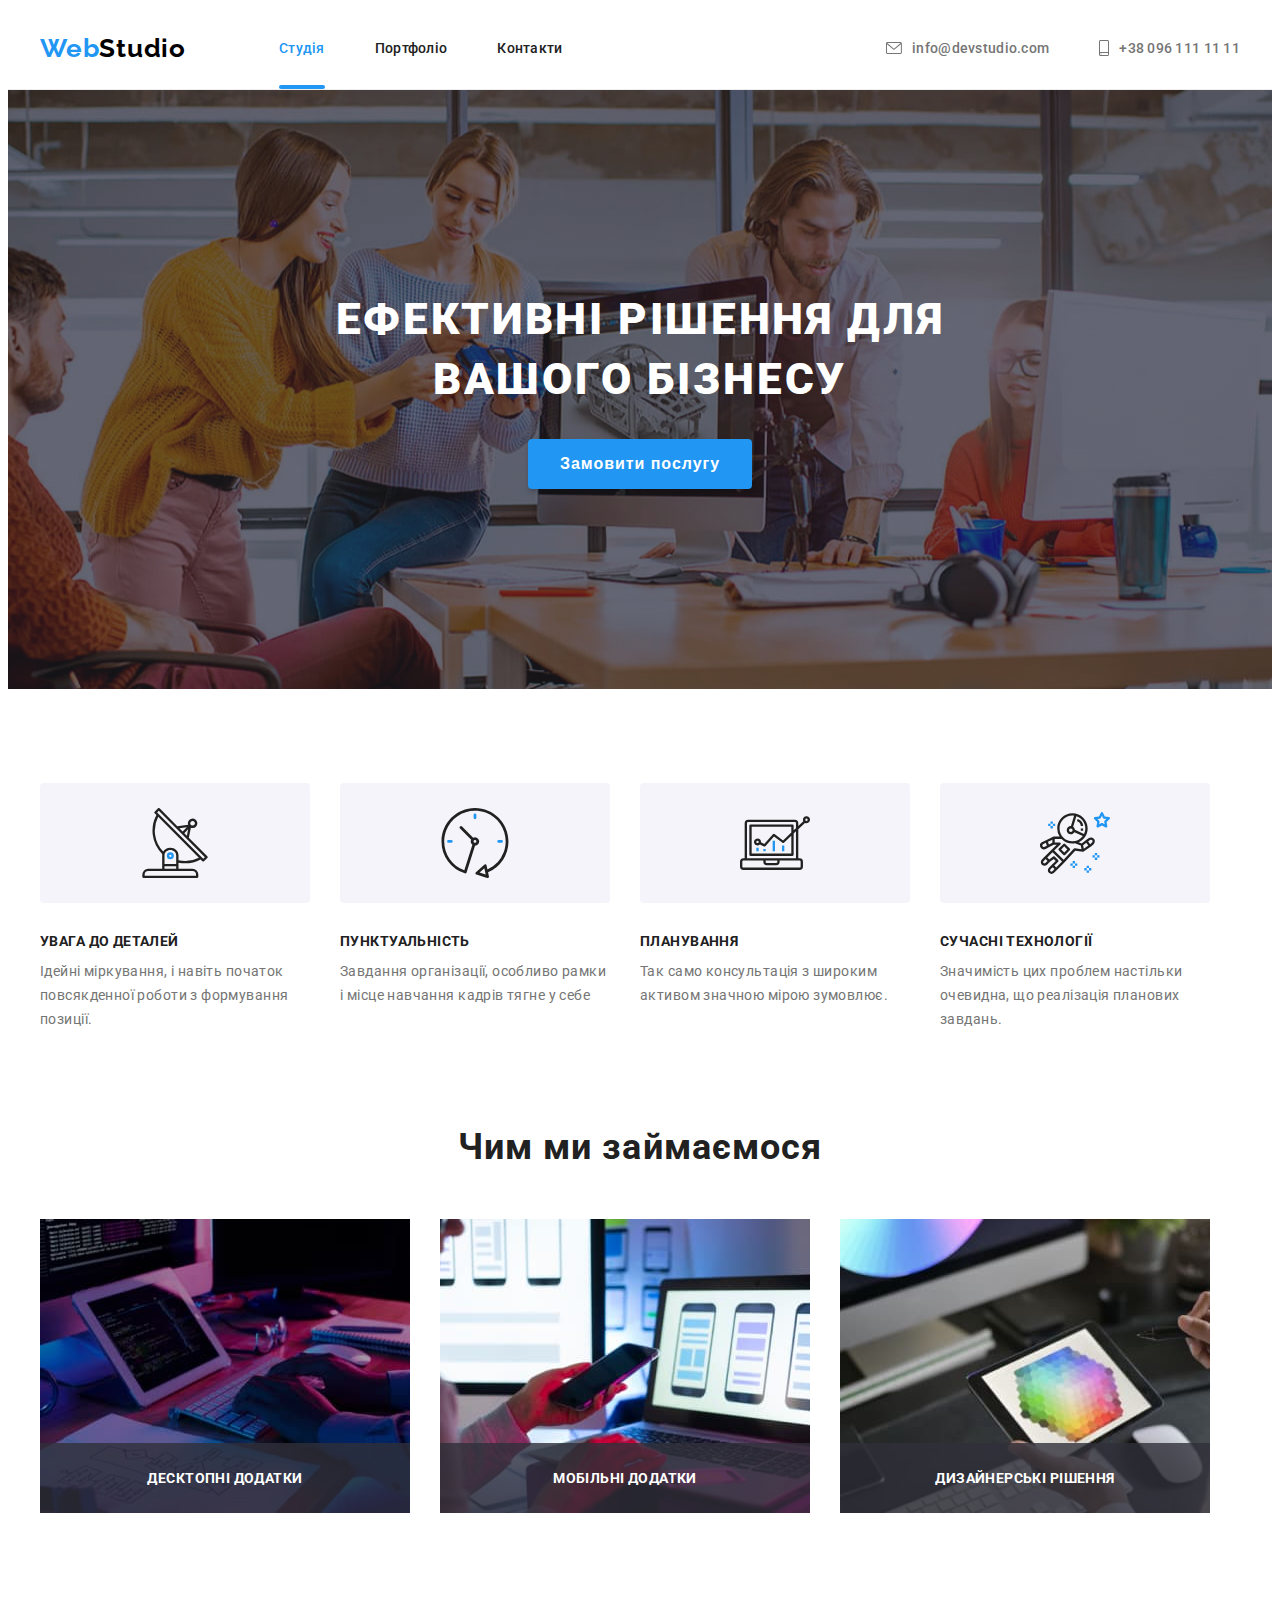
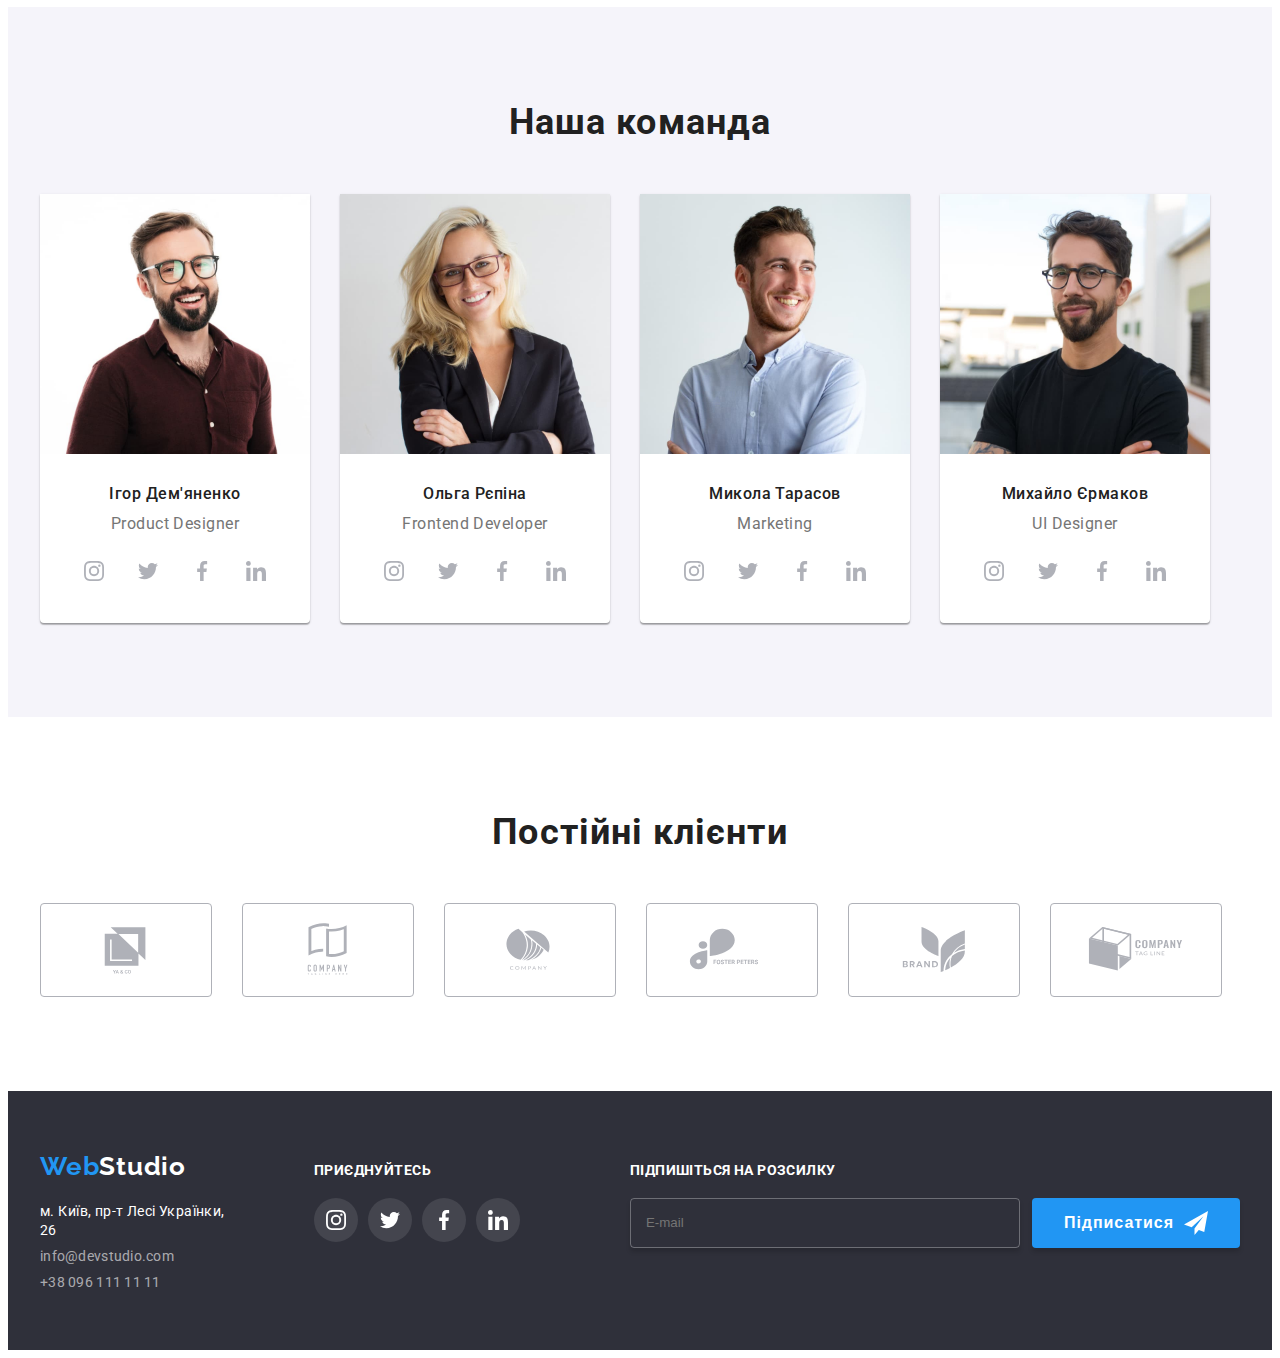
<file: index.html>
<!DOCTYPE html>
<html lang="uk">
  <head>
    <meta charset="UTF-8" />
    <meta http-equiv="X-UA-Compatible" content="IE=edge" />
    <meta name="viewport" content="width=device-width, initial-scale=1.0" />
    <title>WebStudio</title>

    <link rel="preconnect" href="https://fonts.googleapis.com" />
    <link rel="preconnect" href="https://fonts.gstatic.com" crossorigin />
    <link
      href="https://fonts.googleapis.com/css2?family=Raleway:wght@700&family=Roboto:wght@400;500;700;900&display=swap"
      rel="stylesheet"
    />

    <link
      rel="stylesheet"
      href="https://cdnjs.cloudflare.com/ajax/libs/modern-normalize/2.0.0/modern-normalize.min.css"
      integrity="sha512-4xo8blKMVCiXpTaLzQSLSw3KFOVPWhm/TRtuPVc4WG6kUgjH6J03IBuG7JZPkcWMxJ5huwaBpOpnwYElP/m6wg=="
      crossorigin="anonymous"
      referrerpolicy="no-referrer"
    />

    <link rel="stylesheet" href="./css/main.min.css" />
  </head>
  <body>
    <!-- Header -->
    <header class="header">
      <div class="container header__container">
        <!-- Header navigation -->
        <a class="link logo header__logo" href="./index.html"
          >Web<span class="logo--black">Studio</span></a
        >
        <nav class="header-navigations">
          <ul class="list header-navigations__links">
            <li class="header-navigations__item">
              <a
                class="link header-navigations__link header-navigations--active-link"
                href="./index.html"
                >Студія</a
              >
            </li>
            <li class="header-navigations__item">
              <a class="link header-navigations__link" href="./portfolio.html"
                >Портфоліо</a
              >
            </li>
            <li class="header-navigations__item">
              <a class="link header-navigations__link" href="#">Контакти</a>
            </li>
          </ul>
        </nav>
        <!-- Header contacts -->
        <ul class="list header-contacts">
          <li class="header-contacts__item">
            <a
              class="link header-contacts__link"
              href="mailto:info@devstudio.com"
            >
              <svg class="header-contacts__icon" width="16" height="12">
                <use href="./images/sprite.svg#icon-envelope"></use>
              </svg>
              info@devstudio.com
            </a>
          </li>
          <li class="header-contacts__item">
            <a class="link header-contacts__link" href="tel:+380961111111">
              <svg class="header-contacts__icon" width="10" height="16">
                <use href="./images/sprite.svg#icon-smartphone"></use>
              </svg>
              +38 096 111 11 11
            </a>
          </li>
        </ul>
      </div>
    </header>

    <!-- Main -->
    <main class="main">
      <!-- Hero section -->

      <section class="hero">
        <div class="container">
          <h1 class="hero-title">Ефективні рішення для вашого бізнесу</h1>
          <button class="hero-button" type="button" data-modal-open>
            Замовити послугу
          </button>
          <div class="backdrop is-hidden" data-modal>
            <div class="modal-wrapper">
              <button class="modal-button" data-modal-close>
                <svg class="modal-button-icon" width="18" height="18">
                  <use href="./images/sprite.svg#icon-close-button"></use>
                </svg>
              </button>

              <!-- Form -->

              <strong class="modal-wrapper-title"
                >Залиште свої дані, ми вам передзвонимо</strong
              >
              <form class="modal-form">
                <label class="form-group">
                  <span class="form-label">Ім'я</span>
                  <input class="form-input" type="text" name="user-name" />
                  <svg class="form-icon" width="18" height="18">
                    <use href="./images/sprite-form.svg#icon-person"></use>
                  </svg>
                </label>

                <label class="form-group">
                  <span class="form-label">Телефон</span>
                  <input class="form-input" type="number" name="user-phone" />
                  <svg class="form-icon" width="18" height="18">
                    <use href="./images/sprite-form.svg#icon-phone"></use>
                  </svg>
                </label>

                <label class="form-group">
                  <span class="form-label">Пошта</span>
                  <input class="form-input" type="email" name="user-mail" />
                  <svg class="form-icon" width="18" height="18">
                    <use href="./images/sprite-form.svg#icon-email"></use>
                  </svg>
                </label>

                <label class="form-group">
                  <span class="form-label">Коментар</span>
                  <textarea
                    class="form-textarea form-input"
                    name="coment"
                    rows="9"
                    placeholder="Введіть текст"
                  ></textarea>
                </label>

                <label class="form-policy-group">
                  <input
                    class="checkbox visually-hidden"
                    type="checkbox"
                    name="checkbox"
                  />
                  <span class="custom-checkbox">
                    <svg class="custom-checkbox-icon" width="11" height="8">
                      <use href="./images/sprite-form.svg#icon-check"></use>
                    </svg>
                  </span>
                  <span class="policy-description"
                    >Погоджуюся з розсилкою та приймаю
                    <a class="policy-link" href="">Умови договору</a></span
                  >
                </label>

                <button class="hero-button form-button" type="submit">
                  Відправити
                </button>
              </form>
            </div>
          </div>
        </div>
      </section>

      <!-- Advantages section -->

      <section class="advantages">
        <div class="container">
          <h2 class="advantage__title visually-hidden">Наші переваги</h2>
          <ul class="list advantages__list">
            <li class="advantage__item">
              <div class="advantages__icons">
                <svg class="advantage__icon" width="70" height="70">
                  <use href="./images/sprite.svg#icon-antenna"></use>
                </svg>
              </div>
              <h3 class="advantage__title">УВАГА ДО ДЕТАЛЕЙ</h3>
              <p class="advantage__desc">
                Ідейні міркування, і навіть початок повсякденної роботи з
                формування позиції.
              </p>
            </li>
            <li class="advantage__item">
              <div class="advantages__icons">
                <svg class="advantage__icon" width="70" height="70">
                  <use href="./images/sprite.svg#icon-clock"></use>
                </svg>
              </div>
              <h3 class="advantage__title">ПУНКТУАЛЬНІСТЬ</h3>
              <p class="advantage__desc">
                Завдання організації, особливо рамки і місце навчання кадрів
                тягне у себе
              </p>
            </li>
            <li class="advantage__item">
              <div class="advantages__icons">
                <svg class="advantage__icon" width="70" height="70">
                  <use href="./images/sprite.svg#icon-diagram"></use>
                </svg>
              </div>
              <h3 class="advantage__title">ПЛАНУВАННЯ</h3>
              <p class="advantage__desc">
                Так само консультація з широким активом значною мірою зумовлює.
              </p>
            </li>
            <li class="advantage__item">
              <div class="advantages__icons">
                <svg class="advantage__icon" width="70" height="70">
                  <use href="./images/sprite.svg#icon-astronaut"></use>
                </svg>
              </div>
              <h3 class="advantage__title">СУЧАСНІ ТЕХНОЛОГІЇ</h3>
              <p class="advantage__desc">
                Значимість цих проблем настільки очевидна, що реалізація
                планових завдань.
              </p>
            </li>
          </ul>
        </div>
      </section>

      <!-- Skils section -->

      <section class="skils">
        <div class="container">
          <h2 class="skils__title">Чим ми займаємося</h2>
          <ul class="list skils__list">
            <li class="skils__item">
              <img
                src="./images/skils/coding.jpg"
                alt="Кодування"
                width="370"
                height="294"
              />
              <p class="skils__text">Десктопні додатки</p>
            </li>
            <li class="skils__item">
              <img
                src="./images/skils/testing.jpg"
                alt="Тестування"
                width="370"
                height="294"
              />
              <p class="skils__text">Мобільні додатки</p>
            </li>
            <li class="skils__item">
              <img
                src="./images/skils/desining.jpg"
                alt="Дизайн"
                width="370"
                height="294"
              />
              <p class="skils__text">Дизайнерські рішення</p>
            </li>
          </ul>
        </div>
      </section>

      <!-- Team section -->

      <section class="team">
        <div class="container">
          <h2 class="team-title">Наша команда</h2>
          <ul class="list team-list">
            <li class="team-item">
              <img
                src="./images/team/igor.jpg"
                alt="Ігор Дем'яненко"
                width="270"
                height="260"
              />
              <div class="member-desc">
                <h3 class="team-member">Ігор Дем'яненко</h3>
                <p class="team-member-desc" lang="en">Product Designer</p>

                <ul class="socials list">
                  <li class="social-item">
                    <a
                      class="social-link link"
                      href=""
                      target="_blank"
                      rel="noopener noreferrer"
                      aria-label="Icon Instagram"
                    >
                      <svg class="social-icon" width="20" height="20">
                        <use href="./images/sprite.svg#icon-instagram"></use>
                      </svg>
                    </a>
                  </li>
                  <li class="social-item">
                    <a
                      class="social-link link"
                      href=""
                      target="_blank"
                      rel="noopener noreferrer"
                      aria-label="Icon Twitter"
                    >
                      <svg class="social-icon" width="20" height="20">
                        <use href="./images/sprite.svg#icon-twitter"></use>
                      </svg>
                    </a>
                  </li>
                  <li class="social-item">
                    <a
                      class="social-link link"
                      href=""
                      target="_blank"
                      rel="noopener noreferrer"
                      aria-label="Icon Facebook"
                    >
                      <svg class="social-icon" width="20" height="20">
                        <use href="./images/sprite.svg#icon-facebook"></use>
                      </svg>
                    </a>
                  </li>
                  <li class="social-item">
                    <a
                      class="social-link link"
                      href=""
                      target="_blank"
                      rel="noopener noreferrer"
                      aria-label="Icon Linkedin"
                    >
                      <svg class="social-icon" width="20" height="20">
                        <use href="./images/sprite.svg#icon-linkedin"></use>
                      </svg>
                    </a>
                  </li>
                </ul>
              </div>
            </li>
            <li class="team-item">
              <img
                src="./images/team/olga.jpg"
                alt="Ольга Рєпіна"
                width="270"
                height="260"
              />
              <div class="member-desc">
                <h3 class="team-member">Ольга Рєпіна</h3>
                <p class="team-member-desc" lang="en">Frontend Developer</p>

                <ul class="socials list">
                  <li class="social-item">
                    <a
                      class="social-link link"
                      href=""
                      target="_blank"
                      rel="noopener noreferrer"
                      aria-label="Icon Instagram"
                    >
                      <svg class="social-icon" width="20" height="20">
                        <use href="./images/sprite.svg#icon-instagram"></use>
                      </svg>
                    </a>
                  </li>
                  <li class="social-item">
                    <a
                      class="social-link link"
                      href=""
                      target="_blank"
                      rel="noopener noreferrer"
                      aria-label="Icon Twitter"
                    >
                      <svg class="social-icon" width="20" height="20">
                        <use href="./images/sprite.svg#icon-twitter"></use>
                      </svg>
                    </a>
                  </li>
                  <li class="social-item">
                    <a
                      class="social-link link"
                      href=""
                      target="_blank"
                      rel="noopener noreferrer"
                      aria-label="Icon Facebook"
                    >
                      <svg class="social-icon" width="20" height="20">
                        <use href="./images/sprite.svg#icon-facebook"></use>
                      </svg>
                    </a>
                  </li>
                  <li class="social-item">
                    <a
                      class="social-link link"
                      href=""
                      target="_blank"
                      rel="noopener noreferrer"
                      aria-label="Icon Linkedin"
                    >
                      <svg class="social-icon" width="20" height="20">
                        <use href="./images/sprite.svg#icon-linkedin"></use>
                      </svg>
                    </a>
                  </li>
                </ul>
              </div>
            </li>
            <li class="team-item">
              <img
                src="./images/team/mikola.jpg"
                alt="Микола Тарасов"
                width="270"
                height="260"
              />
              <div class="member-desc">
                <h3 class="team-member">Микола Тарасов</h3>
                <p class="team-member-desc" lang="en">Marketing</p>

                <ul class="socials list">
                  <li class="social-item">
                    <a
                      class="social-link link"
                      href=""
                      target="_blank"
                      rel="noopener noreferrer"
                      aria-label="Icon Instagram"
                    >
                      <svg class="social-icon" width="20" height="20">
                        <use href="./images/sprite.svg#icon-instagram"></use>
                      </svg>
                    </a>
                  </li>
                  <li class="social-item">
                    <a
                      class="social-link link"
                      href=""
                      target="_blank"
                      rel="noopener noreferrer"
                      aria-label="Icon Twitter"
                    >
                      <svg class="social-icon" width="20" height="20">
                        <use href="./images/sprite.svg#icon-twitter"></use>
                      </svg>
                    </a>
                  </li>
                  <li class="social-item">
                    <a
                      class="social-link link"
                      href=""
                      target="_blank"
                      rel="noopener noreferrer"
                      aria-label="Icon Facebook"
                    >
                      <svg class="social-icon" width="20" height="20">
                        <use href="./images/sprite.svg#icon-facebook"></use>
                      </svg>
                    </a>
                  </li>
                  <li class="social-item">
                    <a
                      class="social-link link"
                      href=""
                      target="_blank"
                      rel="noopener noreferrer"
                      aria-label="Icon Linkedin"
                    >
                      <svg class="social-icon" width="20" height="20">
                        <use href="./images/sprite.svg#icon-linkedin"></use>
                      </svg>
                    </a>
                  </li>
                </ul>
              </div>
            </li>
            <li class="team-item">
              <img
                src="./images/team/mihaylo.jpg"
                alt="Михайло Єрмаков"
                width="270"
                height="260"
              />
              <div class="member-desc">
                <h3 class="team-member">Михайло Єрмаков</h3>
                <p class="team-member-desc" lang="en">UI Designer</p>

                <ul class="socials list">
                  <li class="social-item">
                    <a
                      class="social-link link"
                      href=""
                      target="_blank"
                      rel="noopener noreferrer"
                      aria-label="Icon Instagram"
                    >
                      <svg class="social-icon" width="20" height="20">
                        <use href="./images/sprite.svg#icon-instagram"></use>
                      </svg>
                    </a>
                  </li>
                  <li class="social-item">
                    <a
                      class="social-link link"
                      href=""
                      target="_blank"
                      rel="noopener noreferrer"
                      aria-label="Icon Twitter"
                    >
                      <svg class="social-icon" width="20" height="20">
                        <use href="./images/sprite.svg#icon-twitter"></use>
                      </svg>
                    </a>
                  </li>
                  <li class="social-item">
                    <a
                      class="social-link link"
                      href=""
                      target="_blank"
                      rel="noopener noreferrer"
                      aria-label="Icon Facebook"
                    >
                      <svg class="social-icon" width="20" height="20">
                        <use href="./images/sprite.svg#icon-facebook"></use>
                      </svg>
                    </a>
                  </li>
                  <li class="social-item">
                    <a
                      class="social-link link"
                      href=""
                      target="_blank"
                      rel="noopener noreferrer"
                      aria-label="Icon Linkedin"
                    >
                      <svg class="social-icon" width="20" height="20">
                        <use href="./images/sprite.svg#icon-linkedin"></use>
                      </svg>
                    </a>
                  </li>
                </ul>
              </div>
            </li>
          </ul>
        </div>
      </section>

      <!-- Clients section -->

      <section class="clients">
        <div class="container">
          <h2 class="clients__title">Постійні клієнти</h2>
          <ul class="clients__list list">
            <li class="clients__item">
              <a class="clients__link" href="">
                <svg class="clients__icon" width="106" height="60">
                  <use href="./images/sprite.svg#icon-logo-yaco"></use>
                </svg>
              </a>
            </li>
            <li class="clients__item">
              <a class="clients__link" href="">
                <svg class="clients__icon" width="106" height="60">
                  <use
                    href="./images/sprite.svg#icon-logo-company-tagline-here"
                  ></use>
                </svg>
              </a>
            </li>
            <li class="clients__item">
              <a class="clients__link" href="">
                <svg class="clients__icon" width="106" height="60">
                  <use href="./images/sprite.svg#icon-logo-company"></use>
                </svg>
              </a>
            </li>
            <li class="clients__item">
              <a class="clients__link" href="">
                <svg class="clients__icon" width="106" height="60">
                  <use href="./images/sprite.svg#icon-logo-foster-peters"></use>
                </svg>
              </a>
            </li>
            <li class="clients__item">
              <a class="clients__link" href="">
                <svg class="clients__icon" width="106" height="60">
                  <use href="./images/sprite.svg#icon-logo-brand"></use>
                </svg>
              </a>
            </li>
            <li class="clients__item">
              <a class="clients__link" href="">
                <svg class="clients__icon" width="106" height="60">
                  <use
                    href="./images/sprite.svg#icon-logo-company-tag-line"
                  ></use>
                </svg>
              </a>
            </li>
          </ul>
        </div>
      </section>
    </main>

    <!-- Footer -->
    <footer class="footer">
      <div class="container aside">
        <div class="navigation-group">
          <!-- Footer navigation -->
          <a class="link logo footer-logo" href="./index.html"
            >Web<span class="logo-white">Studio</span></a
          >

          <!-- Footer contacts -->
          <address class="footer-contacts">
            <a
              class="link map-link"
              href="https://goo.gl/maps/1FD8mKBqTNXSPeUQA"
              target="_blank"
              >м. Київ, пр-т Лесі Українки, 26</a
            >

            <a class="link contact-link" href="mailto:info@devstudio.com"
              >info@devstudio.com</a
            >

            <a class="link contact-link" href="tel:+380961111111"
              >+38 096 111 11 11</a
            >
          </address>
        </div>

        <!-- Footer socials -->
        <div class="footer-socials-group">
          <h3 class="footer-socials-title">приєднуйтесь</h3>
          <ul class="socials list footer-socials-list">
            <li class="social-item footer-social-item">
              <a
                class="social-link link footer-social-link"
                href=""
                target="_blank"
                rel="noopener noreferrer"
                aria-label="Icon Instagram"
              >
                <svg
                  class="social-icon footer-social-icon"
                  width="20"
                  height="20"
                >
                  <use href="./images/sprite.svg#icon-instagram"></use>
                </svg>
              </a>
            </li>
            <li class="social-item footer-social-item">
              <a
                class="social-link link footer-social-link"
                href=""
                target="_blank"
                rel="noopener noreferrer"
                aria-label="Icon Twitter"
              >
                <svg
                  class="social-icon footer-social-icon"
                  width="20"
                  height="20"
                >
                  <use href="./images/sprite.svg#icon-twitter"></use>
                </svg>
              </a>
            </li>
            <li class="social-item footer-social-item">
              <a
                class="social-link link footer-social-link"
                href=""
                target="_blank"
                rel="noopener noreferrer"
                aria-label="Icon Facebook"
              >
                <svg
                  class="social-icon footer-social-icon"
                  width="20"
                  height="20"
                >
                  <use href="./images/sprite.svg#icon-facebook"></use>
                </svg>
              </a>
            </li>
            <li class="social-item footer-social-item">
              <a
                class="social-link link footer-social-link"
                href=""
                target="_blank"
                rel="noopener noreferrer"
                aria-label="Icon Linkedin"
              >
                <svg
                  class="social-icon footer-social-icon"
                  width="20"
                  height="20"
                >
                  <use href="./images/sprite.svg#icon-linkedin"></use>
                </svg>
              </a>
            </li>
          </ul>
        </div>

        <!-- Footer form -->
        <div class="footer-form-container">
          <strong class="footer-form-title">Підпишіться на розсилку</strong>
          <form class="footer-form">
            <input
              class="footer-form-input"
              type="email"
              name="user-mail"
              placeholder="E-mail"
            />
            <button class="footer-form-button hero-button" type="submit">
              Підписатися
              <svg class="footer-form-icon" width="24" height="24">
                <use href="./images/sprite-form.svg#icon-send"></use>
              </svg>
            </button>
          </form>
        </div>
      </div>
    </footer>

    <script src="./js/modal.js"></script>
  </body>
</html>
</file>
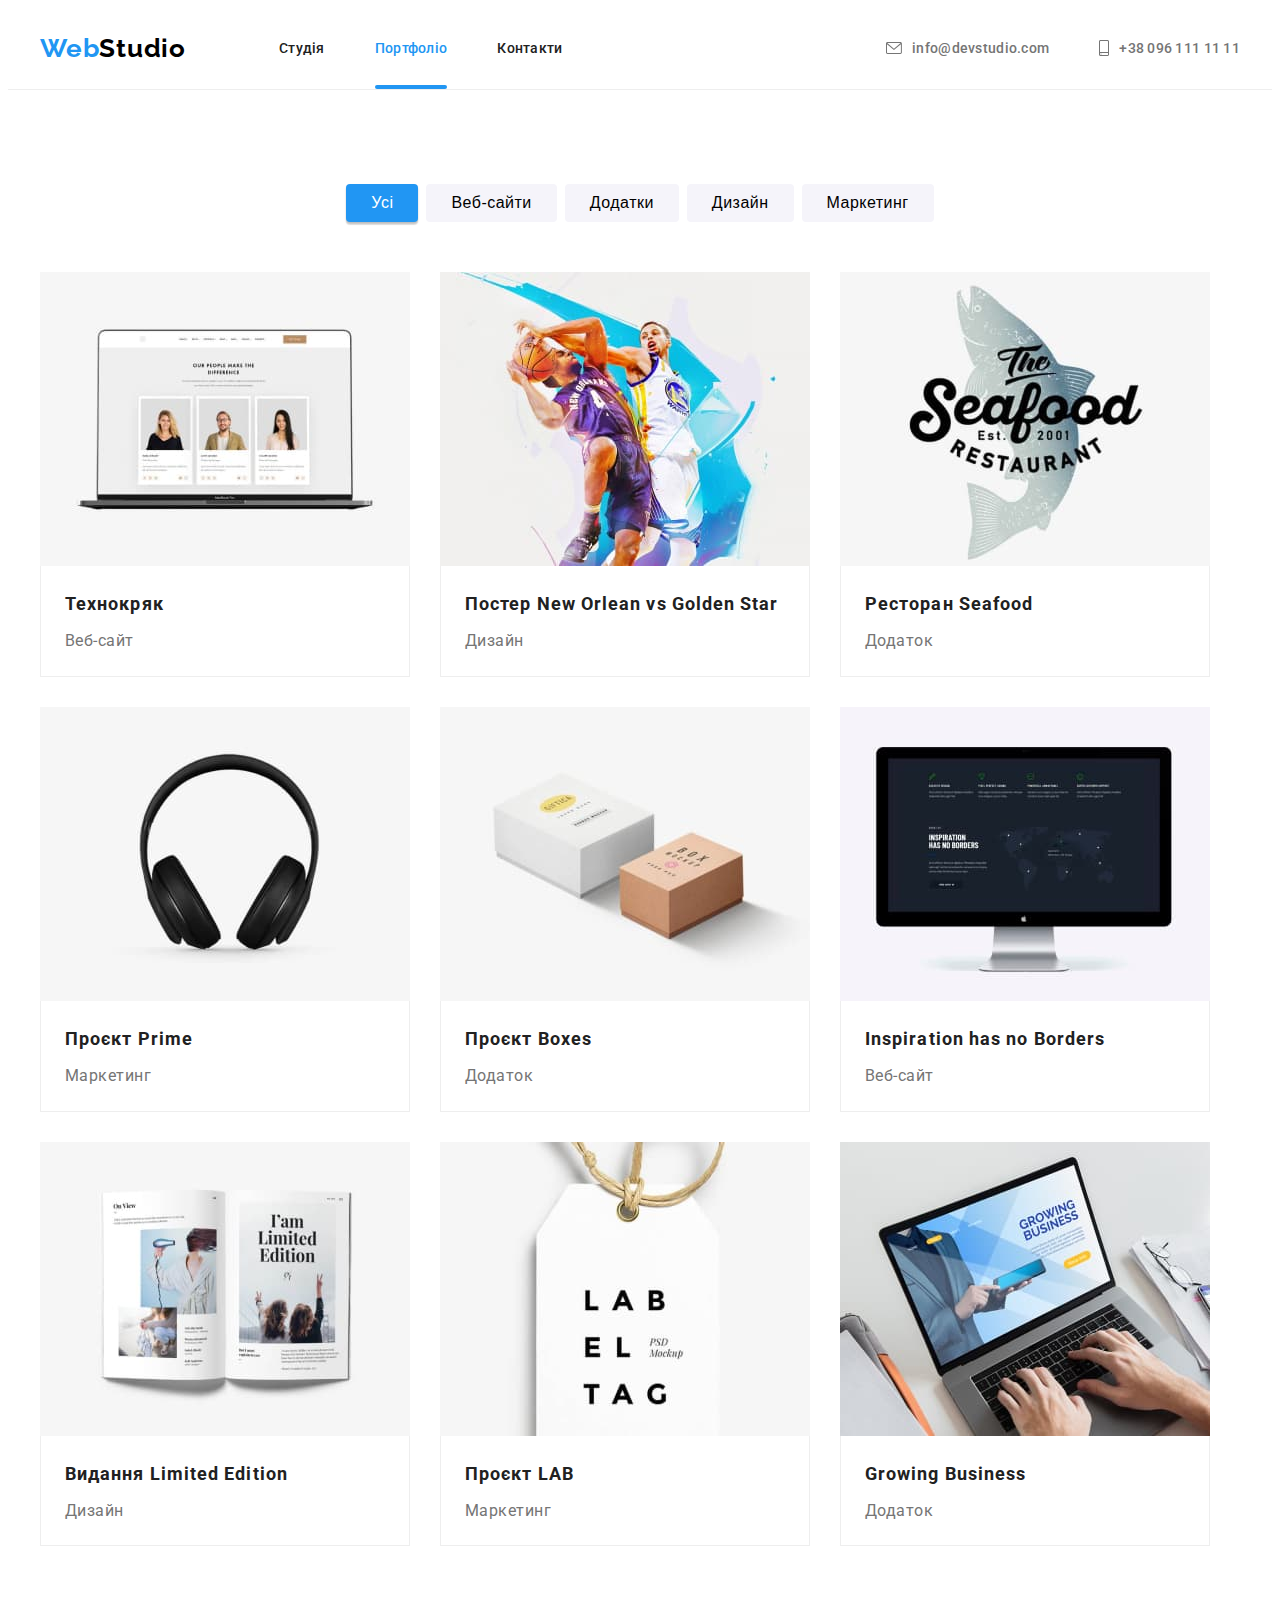
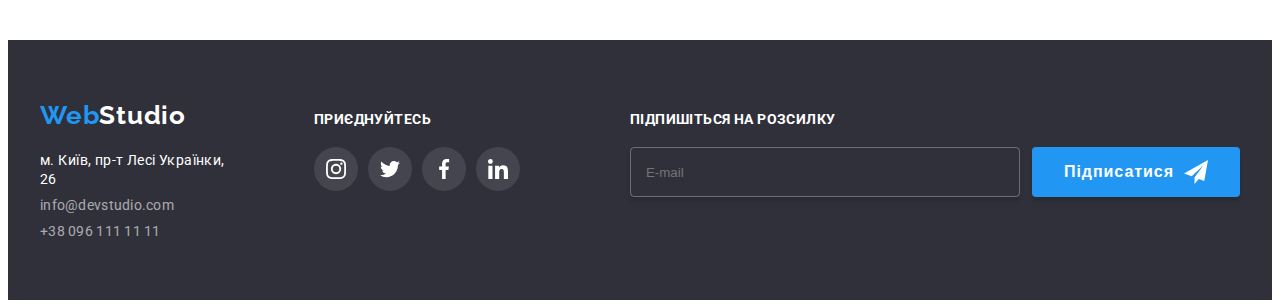
<file: portfolio.html>
<!DOCTYPE html>
<html lang="uk">
  <head>
    <meta charset="UTF-8" />
    <meta http-equiv="X-UA-Compatible" content="IE=edge" />
    <meta name="viewport" content="width=device-width, initial-scale=1.0" />
    <title>Portfolio WebStudio</title>

    <link rel="preconnect" href="https://fonts.googleapis.com" />
    <link rel="preconnect" href="https://fonts.gstatic.com" crossorigin />
    <link
      href="https://fonts.googleapis.com/css2?family=Raleway:wght@700&family=Roboto:wght@400;500;700;900&display=swap"
      rel="stylesheet"
    />

    <link
      rel="stylesheet"
      href="https://cdnjs.cloudflare.com/ajax/libs/modern-normalize/2.0.0/modern-normalize.min.css"
      integrity="sha512-4xo8blKMVCiXpTaLzQSLSw3KFOVPWhm/TRtuPVc4WG6kUgjH6J03IBuG7JZPkcWMxJ5huwaBpOpnwYElP/m6wg=="
      crossorigin="anonymous"
      referrerpolicy="no-referrer"
    />

    <link rel="stylesheet" href="./css/main.min.css" />
  </head>
  <body>
    <!-- Header -->
    <header class="header">
      <div class="container header__container">
        <!-- Header navigation -->
        <a class="link logo header__logo" href="./index.html"
          >Web<span class="logo--black">Studio</span></a
        >
        <nav class="header-navigations">
          <ul class="list header-navigations__links">
            <li class="header-navigations__item">
              <a class="link header-navigations__link" href="./index.html"
                >Студія</a
              >
            </li>
            <li class="header-navigations__item">
              <a
                class="link header-navigations__link header-navigations--active-link"
                href="./portfolio.html"
                >Портфоліо</a
              >
            </li>
            <li class="header-navigations__item">
              <a class="link header-navigations__link" href="#">Контакти</a>
            </li>
          </ul>
        </nav>
        <!-- Header contacts -->
        <ul class="list header-contacts">
          <li class="header-contacts__item">
            <a
              class="link header-contacts__link"
              href="mailto:info@devstudio.com"
            >
              <svg class="header-contacts__icon" width="16" height="12">
                <use href="./images/sprite.svg#icon-envelope"></use>
              </svg>
              info@devstudio.com
            </a>
          </li>
          <li class="header-contacts__item">
            <a class="link header-contacts__link" href="tel:+380961111111">
              <svg class="header-contacts__icon" width="10" height="16">
                <use href="./images/sprite.svg#icon-smartphone"></use>
              </svg>
              +38 096 111 11 11
            </a>
          </li>
        </ul>
      </div>
    </header>

    <!-- Main content -->
    <main>
      <section class="portfolio">
        <div class="container">
          <h1 class="visually-hidden">Портфоліо</h1>
          <!-- Buttons -->
          <ul class="list portfolio-buttons">
            <li class="portfolio-button">
              <button class="button active-button" type="button">Усі</button>
            </li>
            <li class="portfolio-button">
              <button class="button" type="button">Веб-сайти</button>
            </li>
            <li class="portfolio-button">
              <button class="button" type="button">Додатки</button>
            </li>
            <li class="portfolio-button">
              <button class="button" type="button">Дизайн</button>
            </li>
            <li class="portfolio-button">
              <button class="button" type="button">Маркетинг</button>
            </li>
          </ul>

          <!-- Projects -->

          <ul class="list portfolio-projects">
            <li class="project-item">
              <a class="link project-link" href="">
                <div class="overlay-box">
                  <img
                    src="./images/portfolio/teknokriak.jpg"
                    alt="Веб-сайт Технокряк"
                    width="370"
                    height="294"
                  />
                  <div class="overlay">
                    <p class="overlay-text">
                      Ресурс пропонує комплексні пропозиції з різним рівнем
                      функціоналу та сервісів. Все це дозволить відвідувачу
                      отримати вичерпні відомості про компанію чи приватну
                      особу.
                    </p>
                  </div>
                </div>
                <div class="project-desc">
                  <h2 class="progect-name">Технокряк</h2>
                  <p class="progect-type">Веб-сайт</p>
                </div>
              </a>
            </li>
            <li class="project-item">
              <a class="link project-link" href="">
                <div class="overlay-box">
                  <img
                    src="./images/portfolio/new-orlean-vs-golden-star.jpg"
                    alt="Постер New Orlean vs Golden Star"
                    width="370"
                    height="294"
                  />
                  <div class="overlay">
                    <p class="overlay-text">
                      Ресурс пропонує комплексні пропозиції з різним рівнем
                      функціоналу та сервісів. Все це дозволить відвідувачу
                      отримати вичерпні відомості про компанію чи приватну
                      особу.
                    </p>
                  </div>
                </div>
                <div class="project-desc">
                  <h2 class="progect-name">Постер New Orlean vs Golden Star</h2>
                  <p class="progect-type">Дизайн</p>
                </div>
              </a>
            </li>
            <li class="project-item">
              <a class="link project-link" href="">
                <div class="overlay-box">
                  <img
                    src="./images/portfolio/seafood.jpg"
                    alt="Ресторан Seafood"
                    width="370"
                    height="294"
                  />
                  <div class="overlay">
                    <p class="overlay-text">
                      Ресурс пропонує комплексні пропозиції з різним рівнем
                      функціоналу та сервісів. Все це дозволить відвідувачу
                      отримати вичерпні відомості про компанію чи приватну
                      особу.
                    </p>
                  </div>
                </div>
                <div class="project-desc">
                  <h2 class="progect-name">Ресторан Seafood</h2>
                  <p class="progect-type">Додаток</p>
                </div>
              </a>
            </li>
            <li class="project-item">
              <a class="link project-link" href="">
                <div class="overlay-box">
                  <img
                    src="./images/portfolio/prime.jpg"
                    alt="Проєкт Prime"
                    width="370"
                    height="294"
                  />
                  <div class="overlay">
                    <p class="overlay-text">
                      Ресурс пропонує комплексні пропозиції з різним рівнем
                      функціоналу та сервісів. Все це дозволить відвідувачу
                      отримати вичерпні відомості про компанію чи приватну
                      особу.
                    </p>
                  </div>
                </div>
                <div class="project-desc">
                  <h2 class="progect-name">Проєкт Prime</h2>
                  <p class="progect-type">Маркетинг</p>
                </div>
              </a>
            </li>
            <li class="project-item">
              <a class="link project-link" href="">
                <div class="overlay-box">
                  <img
                    src="./images/portfolio/boxes.jpg"
                    alt="Проєкт Boxes"
                    width="370"
                    height="294"
                  />
                  <div class="overlay">
                    <p class="overlay-text">
                      Ресурс пропонує комплексні пропозиції з різним рівнем
                      функціоналу та сервісів. Все це дозволить відвідувачу
                      отримати вичерпні відомості про компанію чи приватну
                      особу.
                    </p>
                  </div>
                </div>
                <div class="project-desc">
                  <h2 class="progect-name">Проєкт Boxes</h2>
                  <p class="progect-type">Додаток</p>
                </div>
              </a>
            </li>
            <li class="project-item">
              <a class="link project-link" href="">
                <div class="overlay-box">
                  <img
                    src="./images/portfolio/inspiration-has-no-borders.jpg"
                    alt="Веб-сайт Inspiration has no Borders"
                    width="370"
                    height="294"
                  />
                  <div class="overlay">
                    <p class="overlay-text">
                      Ресурс пропонує комплексні пропозиції з різним рівнем
                      функціоналу та сервісів. Все це дозволить відвідувачу
                      отримати вичерпні відомості про компанію чи приватну
                      особу.
                    </p>
                  </div>
                </div>
                <div class="project-desc">
                  <h2 class="progect-name">Inspiration has no Borders</h2>
                  <p class="progect-type">Веб-сайт</p>
                </div>
              </a>
            </li>
            <li class="project-item">
              <a class="link project-link" href="">
                <div class="overlay-box">
                  <img
                    src="./images/portfolio/limited-edition.jpg"
                    alt="Видання Limited Edition"
                    width="370"
                    height="294"
                  />
                  <div class="overlay">
                    <p class="overlay-text">
                      Ресурс пропонує комплексні пропозиції з різним рівнем
                      функціоналу та сервісів. Все це дозволить відвідувачу
                      отримати вичерпні відомості про компанію чи приватну
                      особу.
                    </p>
                  </div>
                </div>
                <div class="project-desc">
                  <h2 class="progect-name">Видання Limited Edition</h2>
                  <p class="progect-type">Дизайн</p>
                </div>
              </a>
            </li>
            <li class="project-item">
              <a class="link project-link" href="">
                <div class="overlay-box">
                  <img
                    src="./images/portfolio/lab.jpg"
                    alt="Проєкт LAB"
                    width="370"
                    height="294"
                  />
                  <div class="overlay">
                    <p class="overlay-text">
                      Ресурс пропонує комплексні пропозиції з різним рівнем
                      функціоналу та сервісів. Все це дозволить відвідувачу
                      отримати вичерпні відомості про компанію чи приватну
                      особу.
                    </p>
                  </div>
                </div>
                <div class="project-desc">
                  <h2 class="progect-name">Проєкт LAB</h2>
                  <p class="progect-type">Маркетинг</p>
                </div>
              </a>
            </li>
            <li class="project-item">
              <a class="link project-link" href="">
                <div class="overlay-box">
                  <img
                    src="./images/portfolio/growing-business.jpg"
                    alt="Growing Business"
                    width="370"
                    height="294"
                  />
                  <div class="overlay">
                    <p class="overlay-text">
                      Ресурс пропонує комплексні пропозиції з різним рівнем
                      функціоналу та сервісів. Все це дозволить відвідувачу
                      отримати вичерпні відомості про компанію чи приватну
                      особу.
                    </p>
                  </div>
                </div>
                <div class="project-desc">
                  <h2 class="progect-name">Growing Business</h2>
                  <p class="progect-type">Додаток</p>
                </div>
              </a>
            </li>
          </ul>
        </div>
      </section>
    </main>

    <!-- Footer -->
    <footer class="footer">
      <div class="container aside">
        <div class="navigation-group">
          <!-- Footer navigation -->
          <a class="link logo footer-logo" href="./index.html"
            >Web<span class="logo-white">Studio</span></a
          >

          <!-- Footer contacts -->
          <address class="footer-contacts">
            <a
              class="link map-link"
              href="https://goo.gl/maps/1FD8mKBqTNXSPeUQA"
              target="_blank"
              >м. Київ, пр-т Лесі Українки, 26</a
            >

            <a class="link contact-link" href="mailto:info@devstudio.com"
              >info@devstudio.com</a
            >

            <a class="link contact-link" href="tel:+380961111111"
              >+38 096 111 11 11</a
            >
          </address>
        </div>

        <!-- Footer socials -->
        <div class="footer-socials-group">
          <h3 class="footer-socials-title">приєднуйтесь</h3>
          <ul class="socials list footer-socials-list">
            <li class="social-item footer-social-item">
              <a
                class="social-link link footer-social-link"
                href=""
                target="_blank"
                rel="noopener noreferrer"
                aria-label="Icon Instagram"
              >
                <svg
                  class="social-icon footer-social-icon"
                  width="20"
                  height="20"
                >
                  <use href="./images/sprite.svg#icon-instagram"></use>
                </svg>
              </a>
            </li>
            <li class="social-item footer-social-item">
              <a
                class="social-link link footer-social-link"
                href=""
                target="_blank"
                rel="noopener noreferrer"
                aria-label="Icon Twitter"
              >
                <svg
                  class="social-icon footer-social-icon"
                  width="20"
                  height="20"
                >
                  <use href="./images/sprite.svg#icon-twitter"></use>
                </svg>
              </a>
            </li>
            <li class="social-item footer-social-item">
              <a
                class="social-link link footer-social-link"
                href=""
                target="_blank"
                rel="noopener noreferrer"
                aria-label="Icon Facebook"
              >
                <svg
                  class="social-icon footer-social-icon"
                  width="20"
                  height="20"
                >
                  <use href="./images/sprite.svg#icon-facebook"></use>
                </svg>
              </a>
            </li>
            <li class="social-item footer-social-item">
              <a
                class="social-link link footer-social-link"
                href=""
                target="_blank"
                rel="noopener noreferrer"
                aria-label="Icon Linkedin"
              >
                <svg
                  class="social-icon footer-social-icon"
                  width="20"
                  height="20"
                >
                  <use href="./images/sprite.svg#icon-linkedin"></use>
                </svg>
              </a>
            </li>
          </ul>
        </div>

        <!-- Footer form -->
        <div class="footer-form-container">
          <strong class="footer-form-title">Підпишіться на розсилку</strong>
          <form class="footer-form">
            <input
              class="footer-form-input"
              type="email"
              name="user-mail"
              placeholder="E-mail"
            />
            <button class="footer-form-button hero-button" type="submit">
              Підписатися
              <svg class="footer-form-icon" width="24" height="24">
                <use href="./images/sprite-form.svg#icon-send"></use>
              </svg>
            </button>
          </form>
        </div>
      </div>
    </footer>
  </body>
</html>
</file>
<file: css/main.min.css>
:root{--text-font: "Roboto", sans-serif;--secondary-font: "Raleway", sans-serif;--accent-color: #2196F3;--main-text-color: #212121;--secondary-text-color: #FFF;--description-text-color: #757575;--main-background-color: #fff;--background-color-dark: #2F303A;--background-color-light: #F5F4FA;--animation: 250ms cubic-bezier(0.4, 0, 0.2, 1)}.visually-hidden{position:absolute;width:1px;height:1px;padding:0;margin:-1px;overflow:hidden;clip:rect(0, 0, 0, 0);white-space:nowrap;border:0}body{font-family:var(--text-font);color:var(--main-text-color);background-color:var(--main-background-color)}.link{text-decoration:none;font-style:normal;color:currentColor}.list{list-style:none;padding:0;margin:0}h1,h2,h3,h4,h5,h6,p{margin:0}img{display:block}.container{width:1200px;padding-left:15px;padding-right:15px;margin-left:auto;margin-right:auto}.logo{color:var(--accent-color);font-family:var(--secondary-font);font-size:26px;font-weight:700;letter-spacing:.78px}.logo--black{color:#000}.logo-white{color:var(--secondary-text-color)}.header__logo{margin-right:93px}.backdrop{position:fixed;top:0;left:0;background-color:rgba(0,0,0,.2);width:100%;height:100%;-webkit-transition:opacity var(--animation),visibility var(--animation);transition:opacity var(--animation),visibility var(--animation);-webkit-transition-delay:250ms;transition-delay:250ms;z-index:10}.backdrop.is-hidden{opacity:0;pointer-events:none;visibility:hidden}.modal-wrapper{position:absolute;top:50%;left:50%;-webkit-transform:translate(-50%, -50%) scale(1);transform:translate(-50%, -50%) scale(1);width:528px;padding:40px;border-radius:4px;background:var(--main-background-color);-webkit-box-shadow:0px 2px 1px 0px rgba(0,0,0,.2),0px 1px 1px 0px rgba(0,0,0,.14),0px 1px 3px 0px rgba(0,0,0,.12);box-shadow:0px 2px 1px 0px rgba(0,0,0,.2),0px 1px 1px 0px rgba(0,0,0,.14),0px 1px 3px 0px rgba(0,0,0,.12);-webkit-transition:-webkit-transform var(--animation);transition:-webkit-transform var(--animation);transition:transform var(--animation);transition:transform var(--animation), -webkit-transform var(--animation)}.backdrop.is-hidden .modal-wrapper{-webkit-transform:translate(-50%, -50%) scale(0.8);transform:translate(-50%, -50%) scale(0.8)}.modal-button{position:absolute;top:8px;right:8px;display:-webkit-box;display:-ms-flexbox;display:flex;-webkit-box-align:center;-ms-flex-align:center;align-items:center;-webkit-box-pack:center;-ms-flex-pack:center;justify-content:center;padding:0;width:30px;height:30px;cursor:pointer;border-radius:50%;border:1px solid rgba(0,0,0,.1);background-color:rgba(0,0,0,0)}.modal-button-icon{fill:#212121;-webkit-transition:fill var(--animation);transition:fill var(--animation)}.modal-button:hover .modal-button-icon,.modal-button:focus .modal-button-icon{fill:var(--accent-color)}.modal-wrapper-title{color:var(--main-text-color);text-align:center;font-size:20px;line-height:normal;letter-spacing:.6px;display:block;margin-bottom:12px}.form-group,.form-policy-group{display:block}.form-group{position:relative;margin-bottom:10px}.form-label{display:block;color:var(--description-text-color);font-size:12px;font-weight:400;line-height:normal;letter-spacing:.12px;text-align:left;margin-bottom:4px}.form-input{outline:rgba(0,0,0,0);width:100%;padding:11px 12px 11px 35px;border-radius:4px;border:1px solid rgba(33,33,33,.2);cursor:pointer;-webkit-transition:border var(--animation);transition:border var(--animation);font-size:14px}.form-input:hover,.form-input:focus{border:1px solid var(--accent-color)}.form-icon{position:absolute;left:12px;bottom:13px;fill:#212121;-webkit-transition:fill var(--animation);transition:fill var(--animation)}.form-input:hover+.form-icon,.form-input:focus+.form-icon{fill:var(--accent-color)}.form-textarea{outline:rgba(0,0,0,0);width:100%;height:120px;padding:12px 16px;border-radius:4px;border:1px solid rgba(33,33,33,.2);resize:none;-webkit-transition:border var(--animation);transition:border var(--animation);font-size:12px}.form-textarea:hover,.form-textarea:focus{border:1px solid var(--accent-color)}.form-textarea::-webkit-input-placeholder{color:rgba(117,117,117,.5);font-size:12px;font-weight:400;line-height:normal;letter-spacing:.12px}.form-textarea::-moz-placeholder{color:rgba(117,117,117,.5);font-size:12px;font-weight:400;line-height:normal;letter-spacing:.12px}.form-textarea:-ms-input-placeholder{color:rgba(117,117,117,.5);font-size:12px;font-weight:400;line-height:normal;letter-spacing:.12px}.form-textarea::-ms-input-placeholder{color:rgba(117,117,117,.5);font-size:12px;font-weight:400;line-height:normal;letter-spacing:.12px}.form-textarea::placeholder{color:rgba(117,117,117,.5);font-size:12px;font-weight:400;line-height:normal;letter-spacing:.12px}.form-policy-group{display:-webkit-box;display:-ms-flexbox;display:flex;-webkit-box-align:baseline;-ms-flex-align:baseline;align-items:baseline;-webkit-box-pack:center;-ms-flex-pack:center;justify-content:center;margin-top:15px;margin-bottom:30px}.custom-checkbox{display:-webkit-box;display:-ms-flexbox;display:flex;-webkit-box-align:center;-ms-flex-align:center;align-items:center;-webkit-box-pack:center;-ms-flex-pack:center;justify-content:center;width:16px;height:15px;outline:2px solid #212121;outline-offset:-2px;border-radius:2px;margin-right:8px;-webkit-transition:background-color var(--animation),outline-color var(--animation),outline var(--animation);transition:background-color var(--animation),outline-color var(--animation),outline var(--animation)}.custom-checkbox:hover,.checkbox:focus~.custom-checkbox{outline:2px solid var(--accent-color);outline-offset:-2px}.checkbox:checked+.custom-checkbox{background-color:var(--accent-color);outline-color:var(--accent-color)}.custom-checkbox-icon{opacity:0;-webkit-transition:opacity var(--animation);transition:opacity var(--animation)}.checkbox:checked+.custom-checkbox .custom-checkbox-icon{opacity:1;fill:#eee}.policy-description{color:var(--description-text-color);font-size:14px;font-weight:400;line-height:1.71;letter-spacing:.42px}.policy-link{color:var(--accent-color);font-size:14px;font-weight:400;line-height:24px;letter-spacing:.42px;-webkit-transition:border-bottom var(--animation);transition:border-bottom var(--animation)}.form-button{padding:10px 52px}.form-button{-webkit-transition:border var(--animation);transition:border var(--animation)}.footer-form-title{display:block;color:var(--secondary-text-color);font-size:14px;font-weight:700;line-height:normal;letter-spacing:.42px;text-transform:uppercase;margin-bottom:20px}.footer-form{display:-webkit-box;display:-ms-flexbox;display:flex}.footer-form-input{width:358px;padding:15px;outline:rgba(0,0,0,0);color:var(--secondary-text-color);background-color:rgba(0,0,0,0);border-radius:4px;border:1px solid rgba(255,255,255,.3);-webkit-box-shadow:0px 4px 4px 0px rgba(0,0,0,.15);box-shadow:0px 4px 4px 0px rgba(0,0,0,.15);margin-right:12px;-webkit-transition:outline var(--animation);transition:outline var(--animation)}.footer-form-input:hover,.footer-form-input:focus{outline:1px solid var(--accent-color);outline-offset:-2px}.footer-form-button{display:-webkit-box;display:-ms-flexbox;display:flex;-webkit-box-align:center;-ms-flex-align:center;align-items:center;-webkit-box-pack:center;-ms-flex-pack:center;justify-content:center;gap:10px;padding:10px 28px}.footer-form-icon{fill:#fff}.portfolio{padding-top:94px;padding-bottom:94px}.portfolio-buttons{display:-webkit-box;display:-ms-flexbox;display:flex;-webkit-box-align:center;-ms-flex-align:center;align-items:center;-webkit-box-pack:center;-ms-flex-pack:center;justify-content:center;margin-bottom:50px}.portfolio-button{margin-right:8px}.portfolio-button:last-child{margin-right:0}.button{background-color:var(--background-color-light);text-align:center;font-size:16px;font-weight:500;line-height:1.62;letter-spacing:.48px;border:none;border-radius:4px;cursor:pointer;padding:6px 25px;-webkit-transition:color var(--animation),background-color var(--animation),-webkit-box-shadow var(--animation);transition:color var(--animation),background-color var(--animation),-webkit-box-shadow var(--animation);transition:color var(--animation),background-color var(--animation),box-shadow var(--animation);transition:color var(--animation),background-color var(--animation),box-shadow var(--animation),-webkit-box-shadow var(--animation)}.button:hover,.button:focus{background-color:var(--accent-color);color:var(--secondary-text-color);-webkit-box-shadow:0px 2px 2px 0px rgba(0,0,0,.12),0px 1px 2px 0px rgba(0,0,0,.08),0px 3px 1px 0px rgba(0,0,0,.1);box-shadow:0px 2px 2px 0px rgba(0,0,0,.12),0px 1px 2px 0px rgba(0,0,0,.08),0px 3px 1px 0px rgba(0,0,0,.1)}.active-button{background-color:var(--accent-color);color:var(--secondary-text-color);-webkit-box-shadow:0px 2px 2px 0px rgba(0,0,0,.12),0px 1px 2px 0px rgba(0,0,0,.08),0px 3px 1px 0px rgba(0,0,0,.1);box-shadow:0px 2px 2px 0px rgba(0,0,0,.12),0px 1px 2px 0px rgba(0,0,0,.08),0px 3px 1px 0px rgba(0,0,0,.1)}.socials{display:-webkit-box;display:-ms-flexbox;display:flex;-webkit-box-align:center;-ms-flex-align:center;align-items:center;-webkit-box-pack:center;-ms-flex-pack:center;justify-content:center}.social-link{display:-webkit-box;display:-ms-flexbox;display:flex;-webkit-box-align:center;-ms-flex-align:center;align-items:center;-webkit-box-pack:center;-ms-flex-pack:center;justify-content:center;width:44px;height:44px;background-color:var(--main-background-color);border-radius:50%;-webkit-transition:background-color var(--animation),color var(--animation);transition:background-color var(--animation),color var(--animation)}.social-link:hover,.social-link:focus{background-color:var(--accent-color)}.social-item:not(:last-child){margin-right:10px}.social-icon{fill:#afb1b8;-webkit-transition:fill var(--animation);transition:fill var(--animation)}.social-link:hover .social-icon,.social-link:focus .social-icon{fill:#fff}.footer-social-link{background-color:rgba(255,255,255,.1)}.footer-social-icon{fill:#fff}.header{border-bottom:1px solid #eee}.header__container{display:-webkit-box;display:-ms-flexbox;display:flex;-webkit-box-align:center;-ms-flex-align:center;align-items:center}.header-navigations__links{display:-webkit-box;display:-ms-flexbox;display:flex}.header-navigations__item{margin-right:50px}.header-navigations__item:last-child{margin-right:0}.header-navigations__link{color:var(--main-text-color);font-weight:500;font-size:14px;line-height:1.2;letter-spacing:.28px;padding-top:32px;padding-bottom:32px;display:block;position:relative;-webkit-transition:color var(--animation);transition:color var(--animation)}.header-navigations__link:hover,.header-navigations__link:focus{color:var(--accent-color)}.header-navigations--active-link{color:var(--accent-color)}.header-navigations--active-link::after{position:absolute;bottom:0;left:0;content:"";display:block;width:100%;height:3.85px;background-color:var(--accent-color);border-radius:2px}.header-contacts{display:-webkit-box;display:-ms-flexbox;display:flex;margin-left:auto}.header-contacts__link{color:var(--description-text-color);font-weight:500;font-size:14px;line-height:1.2;letter-spacing:.28px;padding-top:32px;padding-bottom:32px;display:-webkit-box;display:-ms-flexbox;display:flex;-webkit-box-align:center;-ms-flex-align:center;align-items:center;-webkit-transition:color var(--animation);transition:color var(--animation)}.header-contacts__link:hover,.header-contacts__link:focus{color:var(--accent-color)}.header-contacts__icon{fill:currentColor;margin-right:10px}.header-contacts__item{margin-right:50px}.header-contacts__item:last-child{margin-right:0px}.hero{background-color:var(--background-color-dark);background-image:-webkit-gradient(linear, left top, right top, from(rgba(47, 48, 58, 0.4)), to(rgba(47, 48, 58, 0.4))),url(../images/hero/hero.jpg);background-image:linear-gradient(to right, rgba(47, 48, 58, 0.4), rgba(47, 48, 58, 0.4)),url(../images/hero/hero.jpg);background-repeat:no-repeat;background-position:50% 50%;max-width:1600px;text-align:center;padding-top:200px;padding-bottom:200px;margin-left:auto;margin-right:auto}.hero-title{color:var(--secondary-text-color);font-size:44px;font-weight:900;line-height:1.36;letter-spacing:2.64px;text-transform:uppercase;width:696px;margin-right:auto;margin-left:auto;margin-bottom:30px}.hero-button{background-color:var(--accent-color);color:var(--secondary-text-color);font-size:16px;font-weight:700;line-height:1.87;letter-spacing:.96px;border:none;cursor:pointer;padding:10px 32px;border-radius:4px;-webkit-box-shadow:0px 4px 4px 0px rgba(0,0,0,.15);box-shadow:0px 4px 4px 0px rgba(0,0,0,.15)}.advantages{padding-top:94px;padding-bottom:94px}.advantages__list{display:-webkit-box;display:-ms-flexbox;display:flex}.advantage__item{margin-right:30px;width:270px}.advantage__item:last-child{margin-right:0px}.advantages__icons{display:-webkit-box;display:-ms-flexbox;display:flex;-webkit-box-align:center;-ms-flex-align:center;align-items:center;-webkit-box-pack:center;-ms-flex-pack:center;justify-content:center;width:270px;height:120px;border-radius:4px;background:var(--background-color-light);margin-bottom:30px}.advantage__title{font-size:14px;font-weight:700;line-height:1.2;letter-spacing:.42px;text-transform:uppercase;margin-bottom:10px}.advantage__desc{color:var(--description-text-color);font-size:14px;line-height:1.71;letter-spacing:.42px}.skils{padding-bottom:94px}.skils__title{text-align:center;font-size:36px;font-weight:700;line-height:1.2;letter-spacing:1.08px;margin-bottom:50px}.skils__list{display:-webkit-box;display:-ms-flexbox;display:flex;-webkit-box-align:center;-ms-flex-align:center;align-items:center}.skils__item{margin-right:30px;position:relative}.skils__item:last-child{margin-right:0px}.skils__text{position:absolute;bottom:0;width:100%;height:70px;display:-webkit-box;display:-ms-flexbox;display:flex;-webkit-box-align:center;-ms-flex-align:center;align-items:center;-webkit-box-pack:center;-ms-flex-pack:center;justify-content:center;background-color:rgba(47,48,58,.8);color:var(--secondary-text-color);font-size:14px;font-style:normal;font-weight:700;line-height:normal;letter-spacing:.42px;text-transform:uppercase}.team{background-color:var(--background-color-light);padding-top:94px;padding-bottom:94px}.team-title{text-align:center;font-size:36px;font-weight:700;line-height:1.2;letter-spacing:1.08px;margin-bottom:50px}.team-list{display:-webkit-box;display:-ms-flexbox;display:flex;-webkit-box-align:center;-ms-flex-align:center;align-items:center}.team-item{margin-right:30px;background-color:var(--main-background-color);border-radius:0px 0px 4px 4px;-webkit-box-shadow:0px 2px 1px 0px rgba(0,0,0,.2),0px 1px 1px 0px rgba(0,0,0,.14),0px 1px 3px 0px rgba(0,0,0,.12);box-shadow:0px 2px 1px 0px rgba(0,0,0,.2),0px 1px 1px 0px rgba(0,0,0,.14),0px 1px 3px 0px rgba(0,0,0,.12)}.team-item:last-child{margin-right:0}.member-desc{padding-top:30px;padding-bottom:30px}.team-member{text-align:center;font-size:16px;font-weight:500;line-height:1.2;letter-spacing:.48px;margin-bottom:10px}.team-member-desc{color:var(--description-text-color);text-align:center;font-size:16px;line-height:1.2;letter-spacing:.48px;margin-bottom:16px}.clients{padding-top:94px;padding-bottom:94px}.clients__title{color:var(--main-text-color);text-align:center;font-size:36px;font-style:normal;line-height:normal;letter-spacing:1.08px;margin-bottom:50px}.clients__list{display:-webkit-box;display:-ms-flexbox;display:flex;-webkit-box-align:center;-ms-flex-align:center;align-items:center}.clients__item{display:-webkit-box;display:-ms-flexbox;display:flex;margin-right:30px}.clients__item:last-child{margin-right:0}.clients__link{display:-webkit-box;display:-ms-flexbox;display:flex;-webkit-box-align:center;-ms-flex-align:center;align-items:center;-webkit-box-pack:center;-ms-flex-pack:center;justify-content:center;width:170px;height:92px;border-radius:4px;border:1px solid #afb1b8;-webkit-transition:border-color var(--animation),color var(--animation);transition:border-color var(--animation),color var(--animation)}.clients__link:hover,.clients__link:focus{border-color:var(--accent-color)}.clients__icon{fill:#afb1b8;-webkit-transition:fill var(--animation);transition:fill var(--animation)}.clients__link:hover .clients__icon,.clients__link:focus .clients__icon{fill:var(--accent-color)}.clients__item:hover .clients__icon,.clients__item:focus .clients__icon{fill:var(--accent-color)}.footer{background-color:var(--background-color-dark);padding-top:60px;padding-bottom:60px}.aside{display:-webkit-box;display:-ms-flexbox;display:flex;-webkit-box-align:baseline;-ms-flex-align:baseline;align-items:baseline}.navigation-group{margin-right:70px}.map-link{color:var(--secondary-text-color);font-size:14px;line-height:1.71px;letter-spacing:.42px;-webkit-transition:color var(--animation);transition:color var(--animation)}.map-link:hover,.map-link:focus{color:var(--accent-color)}.footer-contacts{margin-top:20px}.contact-link{color:rgba(255,255,255,.6);font-weight:400;font-size:14px;line-height:1.2;letter-spacing:.28px;padding-top:0px;padding-bottom:0px;display:block;margin-top:9px}.contact-link:hover,.contact-link:focus{color:var(--accent-color)}.footer-socials-group{margin-right:110px}.footer-socials-list{display:-webkit-box;display:-ms-flexbox;display:flex;-webkit-box-pack:start;-ms-flex-pack:start;justify-content:flex-start}.footer-socials-title{color:#fff;font-size:14px;line-height:normal;letter-spacing:.42px;text-transform:uppercase;margin-bottom:20px}.progect-name{font-size:18px;font-weight:700;line-height:2;letter-spacing:1.08px;margin-bottom:4px;-webkit-transition:color var(--animation);transition:color var(--animation)}.progect-type{color:var(--description-text-color);font-size:16px;line-height:1.87;letter-spacing:.48px;-webkit-transition:color var(--animation);transition:color var(--animation)}.portfolio-projects{display:-webkit-box;display:-ms-flexbox;display:flex;-ms-flex-wrap:wrap;flex-wrap:wrap;margin-top:-30px;margin-left:-30px}.project-item{margin-top:30px;margin-left:30px}.project-link{display:block;-webkit-transition:-webkit-box-shadow var(--animation);transition:-webkit-box-shadow var(--animation);transition:box-shadow var(--animation);transition:box-shadow var(--animation), -webkit-box-shadow var(--animation)}.project-link:hover,.project-link:focus{-webkit-box-shadow:1px 4px 6px 0px rgba(0,0,0,.16),0px 4px 4px 0px rgba(0,0,0,.06),0px 1px 1px 0px rgba(0,0,0,.12);box-shadow:1px 4px 6px 0px rgba(0,0,0,.16),0px 4px 4px 0px rgba(0,0,0,.06),0px 1px 1px 0px rgba(0,0,0,.12)}.overlay-box{position:relative;overflow:hidden}.overlay{position:absolute;top:0;left:0;width:100%;height:100%;padding:63px 24px;-webkit-transform:translateY(100%);transform:translateY(100%);-webkit-transition:-webkit-transform var(--animation);transition:-webkit-transform var(--animation);transition:transform var(--animation);transition:transform var(--animation), -webkit-transform var(--animation);background-color:rgba(33,150,243,.9)}.project-item:hover .overlay,.project-item:focus .overlay{-webkit-transform:translateY(0);transform:translateY(0)}.overlay-text{color:var(--secondary-text-color);font-size:18px;font-style:normal;font-weight:400;line-height:1.55;letter-spacing:.54px}.project-desc{padding:20px 24px;border-left:1px solid #eee;border-right:1px solid #eee;border-bottom:1px solid #eee}/*# sourceMappingURL=main.min.css.map */
</file>
